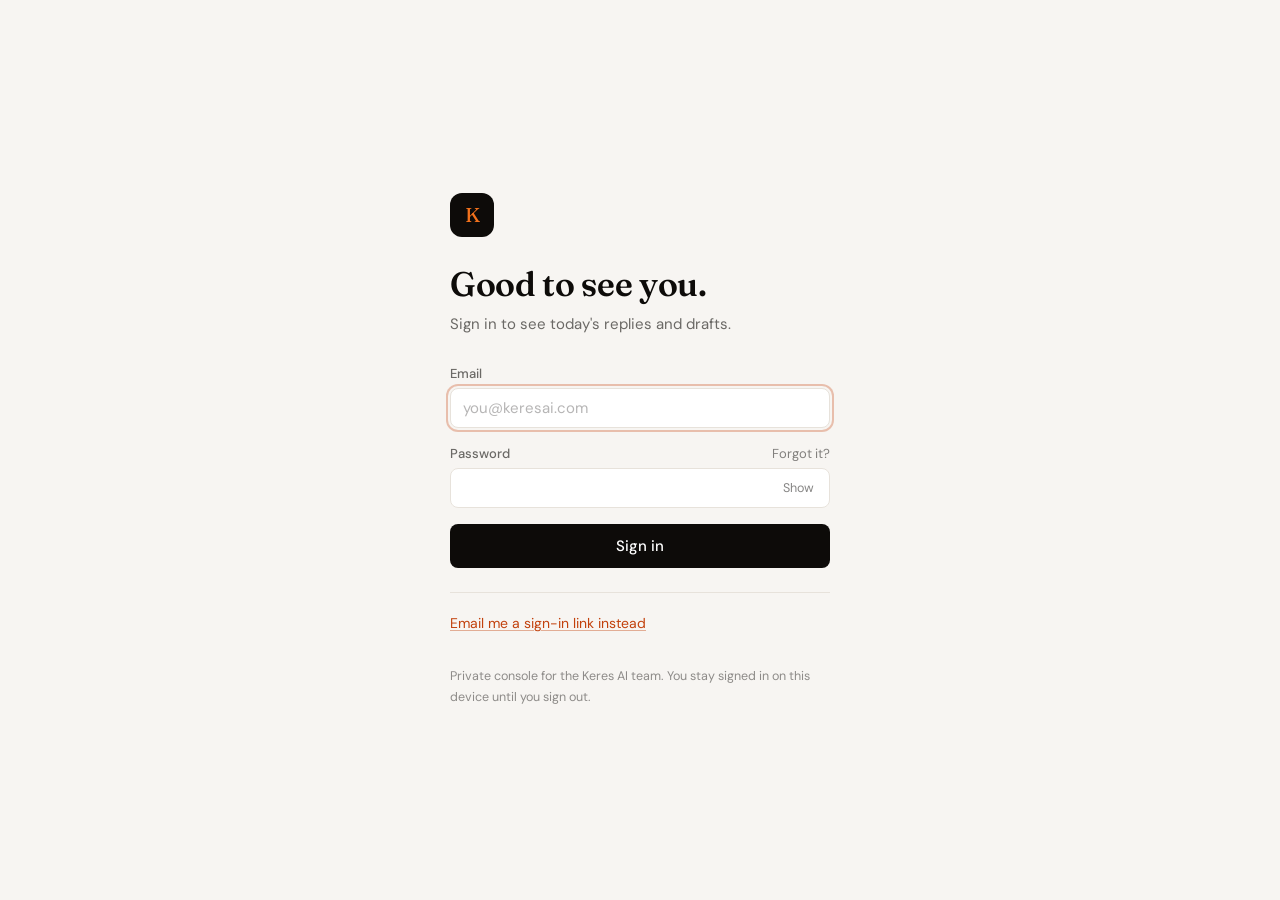
<file: index.html>
<!doctype html>
<html lang="en">
  <head>
    <meta charset="UTF-8" />
    <meta name="viewport" content="width=device-width, initial-scale=1.0, viewport-fit=cover" />
    <meta name="robots" content="noindex, nofollow" />
    <meta name="theme-color" content="#F7F5F2" />
    <link rel="manifest" href="./manifest.webmanifest" />
    <link rel="apple-touch-icon" href="./apple-touch-icon.png" />
    <meta name="apple-mobile-web-app-capable" content="yes" />
    <meta name="mobile-web-app-capable" content="yes" />
    <meta name="apple-mobile-web-app-title" content="Keres" />
    <meta name="apple-mobile-web-app-status-bar-style" content="default" />
    <link rel="preconnect" href="https://fonts.googleapis.com" />
    <link rel="preconnect" href="https://fonts.gstatic.com" crossorigin />
    <link href="https://fonts.googleapis.com/css2?family=DM+Sans:opsz,wght@9..40,400;9..40,500;9..40,600;9..40,700&family=Fraunces:opsz,wght@9..144,500;9..144,600&display=swap" rel="stylesheet" />
    <link rel="icon" type="image/png" href="./favicon-64.png" />
    <title>Keres Console</title>
    <script type="module" crossorigin src="./assets/main-CFMhDkgh.js"></script>
    <link rel="modulepreload" crossorigin href="./assets/supabase-BlvfI0Fd.js">
    <link rel="stylesheet" crossorigin href="./assets/supabase-B_MpXW1F.css">
  </head>
  <body>
    <div id="root"></div>
  </body>
</html>
</file>
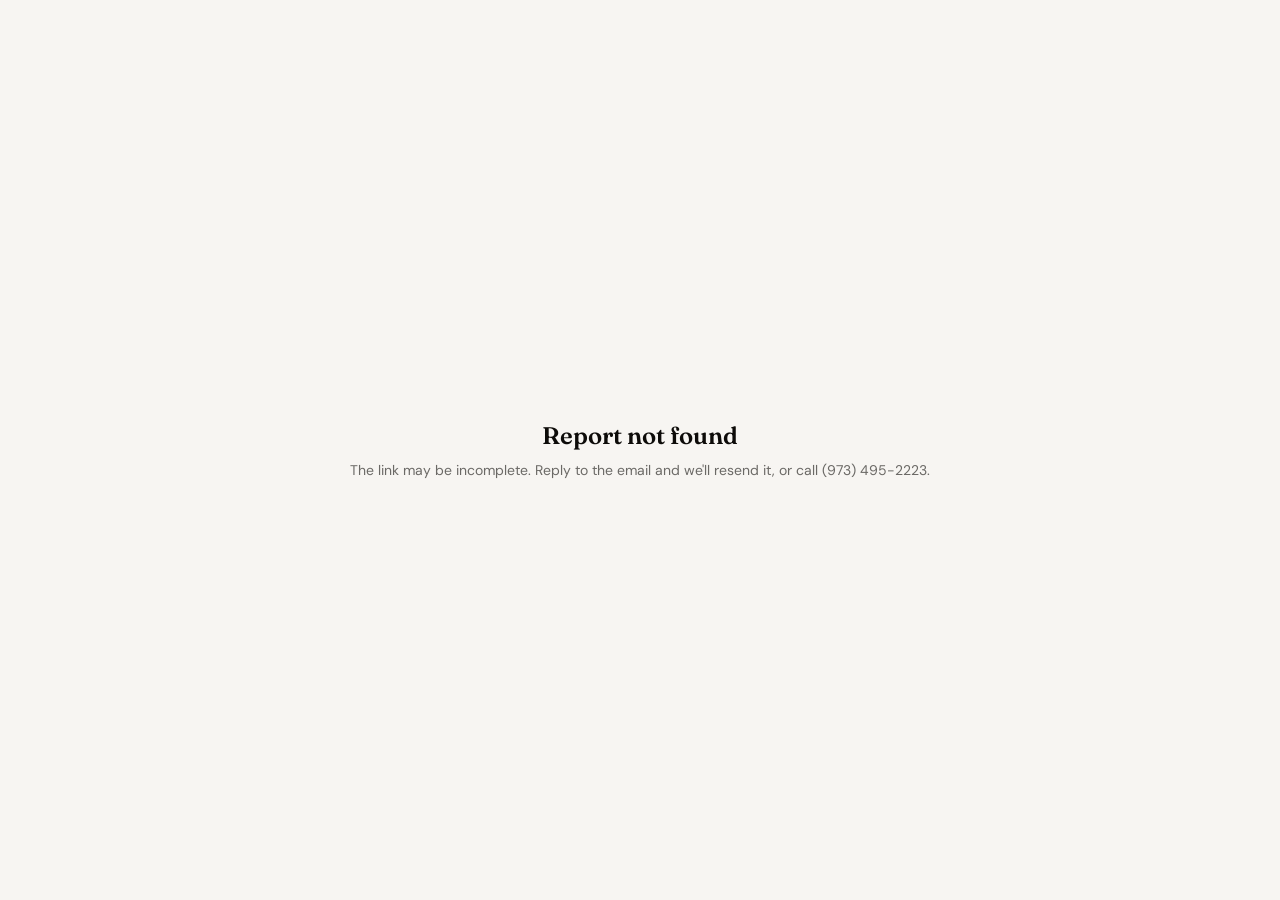
<file: report.html>
<!doctype html>
<html lang="en">
  <head>
    <meta charset="UTF-8" />
    <meta name="viewport" content="width=device-width, initial-scale=1.0" />
    <meta name="robots" content="noindex, nofollow" />
    <meta name="theme-color" content="#0D0B09" />
    <link rel="preconnect" href="https://fonts.googleapis.com" />
    <link rel="preconnect" href="https://fonts.gstatic.com" crossorigin />
    <link href="https://fonts.googleapis.com/css2?family=DM+Sans:opsz,wght@9..40,400;9..40,500;9..40,600;9..40,700&family=Fraunces:opsz,wght@9..144,500;9..144,600&display=swap" rel="stylesheet" />
    <link rel="icon" href="data:image/svg+xml,%3Csvg xmlns=%22http://www.w3.org/2000/svg%22 viewBox=%220 0 32 32%22%3E%3Crect width=%2232%22 height=%2232%22 rx=%227%22 fill=%22%230D0B09%22/%3E%3Ctext x=%2216%22 y=%2222%22 font-family=%22Georgia%22 font-size=%2218%22 fill=%22%23F2711C%22 text-anchor=%22middle%22%3EK%3C/text%3E%3C/svg%3E" />
    <title>Your website check · Keres AI</title>
    <script type="module" crossorigin src="./assets/report-D_X6YwFJ.js"></script>
    <link rel="modulepreload" crossorigin href="./assets/supabase-BlvfI0Fd.js">
    <link rel="stylesheet" crossorigin href="./assets/supabase-B_MpXW1F.css">
  </head>
  <body>
    <div id="root"></div>
  </body>
</html>
</file>
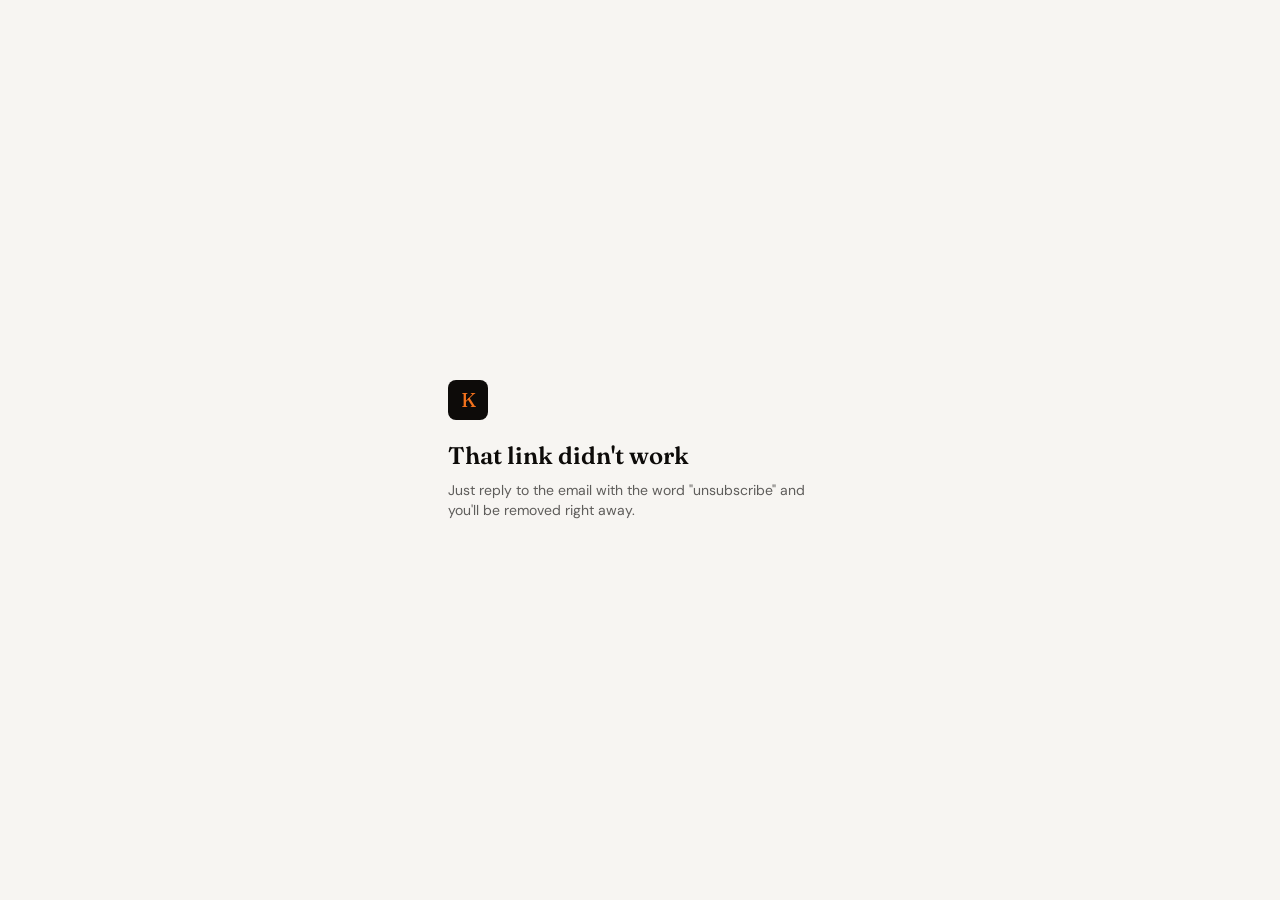
<file: unsubscribe.html>
<!doctype html>
<html lang="en">
  <head>
    <meta charset="UTF-8" />
    <meta name="viewport" content="width=device-width, initial-scale=1.0" />
    <meta name="robots" content="noindex, nofollow" />
    <meta name="theme-color" content="#0D0B09" />
    <link rel="preconnect" href="https://fonts.googleapis.com" />
    <link rel="preconnect" href="https://fonts.gstatic.com" crossorigin />
    <link href="https://fonts.googleapis.com/css2?family=DM+Sans:opsz,wght@9..40,400;9..40,500;9..40,600;9..40,700&family=Fraunces:opsz,wght@9..144,500;9..144,600&display=swap" rel="stylesheet" />
    <link rel="icon" href="data:image/svg+xml,%3Csvg xmlns=%22http://www.w3.org/2000/svg%22 viewBox=%220 0 32 32%22%3E%3Crect width=%2232%22 height=%2232%22 rx=%227%22 fill=%22%230D0B09%22/%3E%3Ctext x=%2216%22 y=%2222%22 font-family=%22Georgia%22 font-size=%2218%22 fill=%22%23F2711C%22 text-anchor=%22middle%22%3EK%3C/text%3E%3C/svg%3E" />
    <title>Unsubscribe · Keres AI</title>
    <script type="module" crossorigin src="./assets/unsubscribe-De54Ga97.js"></script>
    <link rel="modulepreload" crossorigin href="./assets/supabase-BlvfI0Fd.js">
    <link rel="stylesheet" crossorigin href="./assets/supabase-B_MpXW1F.css">
  </head>
  <body>
    <div id="root"></div>
  </body>
</html>
</file>
<file: assets/supabase-B_MpXW1F.css>
*,:before,:after{--tw-border-spacing-x: 0;--tw-border-spacing-y: 0;--tw-translate-x: 0;--tw-translate-y: 0;--tw-rotate: 0;--tw-skew-x: 0;--tw-skew-y: 0;--tw-scale-x: 1;--tw-scale-y: 1;--tw-pan-x: ;--tw-pan-y: ;--tw-pinch-zoom: ;--tw-scroll-snap-strictness: proximity;--tw-gradient-from-position: ;--tw-gradient-via-position: ;--tw-gradient-to-position: ;--tw-ordinal: ;--tw-slashed-zero: ;--tw-numeric-figure: ;--tw-numeric-spacing: ;--tw-numeric-fraction: ;--tw-ring-inset: ;--tw-ring-offset-width: 0px;--tw-ring-offset-color: #fff;--tw-ring-color: rgb(59 130 246 / .5);--tw-ring-offset-shadow: 0 0 #0000;--tw-ring-shadow: 0 0 #0000;--tw-shadow: 0 0 #0000;--tw-shadow-colored: 0 0 #0000;--tw-blur: ;--tw-brightness: ;--tw-contrast: ;--tw-grayscale: ;--tw-hue-rotate: ;--tw-invert: ;--tw-saturate: ;--tw-sepia: ;--tw-drop-shadow: ;--tw-backdrop-blur: ;--tw-backdrop-brightness: ;--tw-backdrop-contrast: ;--tw-backdrop-grayscale: ;--tw-backdrop-hue-rotate: ;--tw-backdrop-invert: ;--tw-backdrop-opacity: ;--tw-backdrop-saturate: ;--tw-backdrop-sepia: ;--tw-contain-size: ;--tw-contain-layout: ;--tw-contain-paint: ;--tw-contain-style: }::backdrop{--tw-border-spacing-x: 0;--tw-border-spacing-y: 0;--tw-translate-x: 0;--tw-translate-y: 0;--tw-rotate: 0;--tw-skew-x: 0;--tw-skew-y: 0;--tw-scale-x: 1;--tw-scale-y: 1;--tw-pan-x: ;--tw-pan-y: ;--tw-pinch-zoom: ;--tw-scroll-snap-strictness: proximity;--tw-gradient-from-position: ;--tw-gradient-via-position: ;--tw-gradient-to-position: ;--tw-ordinal: ;--tw-slashed-zero: ;--tw-numeric-figure: ;--tw-numeric-spacing: ;--tw-numeric-fraction: ;--tw-ring-inset: ;--tw-ring-offset-width: 0px;--tw-ring-offset-color: #fff;--tw-ring-color: rgb(59 130 246 / .5);--tw-ring-offset-shadow: 0 0 #0000;--tw-ring-shadow: 0 0 #0000;--tw-shadow: 0 0 #0000;--tw-shadow-colored: 0 0 #0000;--tw-blur: ;--tw-brightness: ;--tw-contrast: ;--tw-grayscale: ;--tw-hue-rotate: ;--tw-invert: ;--tw-saturate: ;--tw-sepia: ;--tw-drop-shadow: ;--tw-backdrop-blur: ;--tw-backdrop-brightness: ;--tw-backdrop-contrast: ;--tw-backdrop-grayscale: ;--tw-backdrop-hue-rotate: ;--tw-backdrop-invert: ;--tw-backdrop-opacity: ;--tw-backdrop-saturate: ;--tw-backdrop-sepia: ;--tw-contain-size: ;--tw-contain-layout: ;--tw-contain-paint: ;--tw-contain-style: }*,:before,:after{box-sizing:border-box;border-width:0;border-style:solid;border-color:#e5e7eb}:before,:after{--tw-content: ""}html,:host{line-height:1.5;-webkit-text-size-adjust:100%;-moz-tab-size:4;-o-tab-size:4;tab-size:4;font-family:DM Sans,system-ui,sans-serif;font-feature-settings:normal;font-variation-settings:normal;-webkit-tap-highlight-color:transparent}body{margin:0;line-height:inherit}hr{height:0;color:inherit;border-top-width:1px}abbr:where([title]){-webkit-text-decoration:underline dotted;text-decoration:underline dotted}h1,h2,h3,h4,h5,h6{font-size:inherit;font-weight:inherit}a{color:inherit;text-decoration:inherit}b,strong{font-weight:bolder}code,kbd,samp,pre{font-family:ui-monospace,SFMono-Regular,Menlo,Monaco,Consolas,Liberation Mono,Courier New,monospace;font-feature-settings:normal;font-variation-settings:normal;font-size:1em}small{font-size:80%}sub,sup{font-size:75%;line-height:0;position:relative;vertical-align:baseline}sub{bottom:-.25em}sup{top:-.5em}table{text-indent:0;border-color:inherit;border-collapse:collapse}button,input,optgroup,select,textarea{font-family:inherit;font-feature-settings:inherit;font-variation-settings:inherit;font-size:100%;font-weight:inherit;line-height:inherit;letter-spacing:inherit;color:inherit;margin:0;padding:0}button,select{text-transform:none}button,input:where([type=button]),input:where([type=reset]),input:where([type=submit]){-webkit-appearance:button;background-color:transparent;background-image:none}:-moz-focusring{outline:auto}:-moz-ui-invalid{box-shadow:none}progress{vertical-align:baseline}::-webkit-inner-spin-button,::-webkit-outer-spin-button{height:auto}[type=search]{-webkit-appearance:textfield;outline-offset:-2px}::-webkit-search-decoration{-webkit-appearance:none}::-webkit-file-upload-button{-webkit-appearance:button;font:inherit}summary{display:list-item}blockquote,dl,dd,h1,h2,h3,h4,h5,h6,hr,figure,p,pre{margin:0}fieldset{margin:0;padding:0}legend{padding:0}ol,ul,menu{list-style:none;margin:0;padding:0}dialog{padding:0}textarea{resize:vertical}input::-moz-placeholder,textarea::-moz-placeholder{opacity:1;color:#9ca3af}input::placeholder,textarea::placeholder{opacity:1;color:#9ca3af}button,[role=button]{cursor:pointer}:disabled{cursor:default}img,svg,video,canvas,audio,iframe,embed,object{display:block;vertical-align:middle}img,video{max-width:100%;height:auto}[hidden]:where(:not([hidden=until-found])){display:none}.pointer-events-none{pointer-events:none}.pointer-events-auto{pointer-events:auto}.visible{visibility:visible}.fixed{position:fixed}.absolute{position:absolute}.relative{position:relative}.sticky{position:sticky}.inset-x-0{left:0;right:0}.inset-y-0{top:0;bottom:0}.bottom-0{bottom:0}.bottom-20{bottom:5rem}.bottom-\[calc\(57px\+env\(safe-area-inset-bottom\)\)\]{bottom:calc(57px + env(safe-area-inset-bottom))}.left-0{left:0}.right-2{right:.5rem}.right-\[calc\(50\%-20px\)\]{right:calc(50% - 20px)}.top-0{top:0}.top-1{top:.25rem}.top-3{top:.75rem}.top-\[20px\]{top:20px}.top-\[25px\]{top:25px}.top-\[30px\]{top:30px}.z-10{z-index:10}.z-20{z-index:20}.z-30{z-index:30}.z-50{z-index:50}.-mx-4{margin-left:-1rem;margin-right:-1rem}.mx-1\.5{margin-left:.375rem;margin-right:.375rem}.mx-5{margin-left:1.25rem;margin-right:1.25rem}.mx-auto{margin-left:auto;margin-right:auto}.my-5{margin-top:1.25rem;margin-bottom:1.25rem}.my-auto{margin-top:auto;margin-bottom:auto}.mb-1{margin-bottom:.25rem}.mb-1\.5{margin-bottom:.375rem}.mb-10{margin-bottom:2.5rem}.mb-2{margin-bottom:.5rem}.mb-2\.5{margin-bottom:.625rem}.mb-3{margin-bottom:.75rem}.mb-4{margin-bottom:1rem}.mb-5{margin-bottom:1.25rem}.mb-6{margin-bottom:1.5rem}.mb-7{margin-bottom:1.75rem}.mb-8{margin-bottom:2rem}.ml-auto{margin-left:auto}.mr-1{margin-right:.25rem}.mt-0\.5{margin-top:.125rem}.mt-1{margin-top:.25rem}.mt-1\.5{margin-top:.375rem}.mt-10{margin-top:2.5rem}.mt-14{margin-top:3.5rem}.mt-2{margin-top:.5rem}.mt-2\.5{margin-top:.625rem}.mt-3{margin-top:.75rem}.mt-4{margin-top:1rem}.mt-5{margin-top:1.25rem}.mt-6{margin-top:1.5rem}.mt-8{margin-top:2rem}.mt-9{margin-top:2.25rem}.mt-auto{margin-top:auto}.line-clamp-2{overflow:hidden;display:-webkit-box;-webkit-box-orient:vertical;-webkit-line-clamp:2}.block{display:block}.inline-block{display:inline-block}.inline{display:inline}.flex{display:flex}.inline-flex{display:inline-flex}.table{display:table}.grid{display:grid}.hidden{display:none}.h-1{height:.25rem}.h-1\.5{height:.375rem}.h-10{height:2.5rem}.h-11{height:2.75rem}.h-16{height:4rem}.h-2{height:.5rem}.h-2\.5{height:.625rem}.h-3\.5{height:.875rem}.h-36{height:9rem}.h-4{height:1rem}.h-5{height:1.25rem}.h-6{height:1.5rem}.h-7{height:1.75rem}.h-8{height:2rem}.h-9{height:2.25rem}.h-\[11px\]{height:11px}.h-\[18px\]{height:18px}.h-\[22px\]{height:22px}.h-\[2px\]{height:2px}.h-full{height:100%}.min-h-\[150px\]{min-height:150px}.min-h-\[240px\]{min-height:240px}.min-h-screen{min-height:100vh}.w-1\.5{width:.375rem}.w-10{width:2.5rem}.w-11{width:2.75rem}.w-12{width:3rem}.w-2{width:.5rem}.w-2\.5{width:.625rem}.w-24{width:6rem}.w-3{width:.75rem}.w-3\.5{width:.875rem}.w-4{width:1rem}.w-44{width:11rem}.w-5{width:1.25rem}.w-6{width:1.5rem}.w-60{width:15rem}.w-8{width:2rem}.w-\[11px\]{width:11px}.w-\[18px\]{width:18px}.w-\[22px\]{width:22px}.w-\[3px\]{width:3px}.w-full{width:100%}.w-px{width:1px}.min-w-0{min-width:0px}.min-w-\[20px\]{min-width:20px}.max-w-2xl{max-width:42rem}.max-w-\[380px\]{max-width:380px}.max-w-\[460px\]{max-width:460px}.max-w-\[62ch\]{max-width:62ch}.max-w-\[760px\]{max-width:760px}.max-w-full{max-width:100%}.max-w-md{max-width:28rem}.max-w-sm{max-width:24rem}.max-w-xl{max-width:36rem}.flex-1{flex:1 1 0%}.shrink-0{flex-shrink:0}.-translate-x-1\/2{--tw-translate-x: -50%;transform:translate(var(--tw-translate-x),var(--tw-translate-y)) rotate(var(--tw-rotate)) skew(var(--tw-skew-x)) skewY(var(--tw-skew-y)) scaleX(var(--tw-scale-x)) scaleY(var(--tw-scale-y))}.translate-x-1{--tw-translate-x: .25rem;transform:translate(var(--tw-translate-x),var(--tw-translate-y)) rotate(var(--tw-rotate)) skew(var(--tw-skew-x)) skewY(var(--tw-skew-y)) scaleX(var(--tw-scale-x)) scaleY(var(--tw-scale-y))}.translate-x-6{--tw-translate-x: 1.5rem;transform:translate(var(--tw-translate-x),var(--tw-translate-y)) rotate(var(--tw-rotate)) skew(var(--tw-skew-x)) skewY(var(--tw-skew-y)) scaleX(var(--tw-scale-x)) scaleY(var(--tw-scale-y))}@keyframes pulse{50%{opacity:.5}}.animate-pulse{animation:pulse 2s cubic-bezier(.4,0,.6,1) infinite}@keyframes spin{to{transform:rotate(360deg)}}.animate-spin{animation:spin 1s linear infinite}.cursor-pointer{cursor:pointer}.list-disc{list-style-type:disc}.list-none{list-style-type:none}.grid-cols-2{grid-template-columns:repeat(2,minmax(0,1fr))}.grid-cols-6{grid-template-columns:repeat(6,minmax(0,1fr))}.grid-cols-\[64px_1fr\]{grid-template-columns:64px 1fr}.flex-col{flex-direction:column}.flex-wrap{flex-wrap:wrap}.items-start{align-items:flex-start}.items-end{align-items:flex-end}.items-center{align-items:center}.items-baseline{align-items:baseline}.justify-end{justify-content:flex-end}.justify-center{justify-content:center}.justify-between{justify-content:space-between}.gap-0\.5{gap:.125rem}.gap-1{gap:.25rem}.gap-1\.5{gap:.375rem}.gap-2{gap:.5rem}.gap-2\.5{gap:.625rem}.gap-3{gap:.75rem}.gap-4{gap:1rem}.gap-6{gap:1.5rem}.gap-x-3{-moz-column-gap:.75rem;column-gap:.75rem}.gap-x-4{-moz-column-gap:1rem;column-gap:1rem}.gap-x-6{-moz-column-gap:1.5rem;column-gap:1.5rem}.gap-x-8{-moz-column-gap:2rem;column-gap:2rem}.gap-y-1{row-gap:.25rem}.gap-y-1\.5{row-gap:.375rem}.gap-y-2{row-gap:.5rem}.gap-y-3{row-gap:.75rem}.gap-y-5{row-gap:1.25rem}.space-y-0\.5>:not([hidden])~:not([hidden]){--tw-space-y-reverse: 0;margin-top:calc(.125rem * calc(1 - var(--tw-space-y-reverse)));margin-bottom:calc(.125rem * var(--tw-space-y-reverse))}.space-y-1>:not([hidden])~:not([hidden]){--tw-space-y-reverse: 0;margin-top:calc(.25rem * calc(1 - var(--tw-space-y-reverse)));margin-bottom:calc(.25rem * var(--tw-space-y-reverse))}.space-y-2>:not([hidden])~:not([hidden]){--tw-space-y-reverse: 0;margin-top:calc(.5rem * calc(1 - var(--tw-space-y-reverse)));margin-bottom:calc(.5rem * var(--tw-space-y-reverse))}.space-y-2\.5>:not([hidden])~:not([hidden]){--tw-space-y-reverse: 0;margin-top:calc(.625rem * calc(1 - var(--tw-space-y-reverse)));margin-bottom:calc(.625rem * var(--tw-space-y-reverse))}.space-y-3>:not([hidden])~:not([hidden]){--tw-space-y-reverse: 0;margin-top:calc(.75rem * calc(1 - var(--tw-space-y-reverse)));margin-bottom:calc(.75rem * var(--tw-space-y-reverse))}.space-y-4>:not([hidden])~:not([hidden]){--tw-space-y-reverse: 0;margin-top:calc(1rem * calc(1 - var(--tw-space-y-reverse)));margin-bottom:calc(1rem * var(--tw-space-y-reverse))}.space-y-5>:not([hidden])~:not([hidden]){--tw-space-y-reverse: 0;margin-top:calc(1.25rem * calc(1 - var(--tw-space-y-reverse)));margin-bottom:calc(1.25rem * var(--tw-space-y-reverse))}.divide-y>:not([hidden])~:not([hidden]){--tw-divide-y-reverse: 0;border-top-width:calc(1px * calc(1 - var(--tw-divide-y-reverse)));border-bottom-width:calc(1px * var(--tw-divide-y-reverse))}.divide-line>:not([hidden])~:not([hidden]){--tw-divide-opacity: 1;border-color:rgb(231 226 219 / var(--tw-divide-opacity, 1))}.self-center{align-self:center}.overflow-hidden{overflow:hidden}.truncate{overflow:hidden;text-overflow:ellipsis;white-space:nowrap}.whitespace-nowrap{white-space:nowrap}.whitespace-pre-line{white-space:pre-line}.whitespace-pre-wrap{white-space:pre-wrap}.break-words{overflow-wrap:break-word}.break-all{word-break:break-all}.rounded{border-radius:.25rem}.rounded-2xl{border-radius:1rem}.rounded-full{border-radius:9999px}.rounded-lg{border-radius:.5rem}.rounded-md{border-radius:.375rem}.rounded-xl{border-radius:.75rem}.rounded-t{border-top-left-radius:.25rem;border-top-right-radius:.25rem}.border{border-width:1px}.border-2{border-width:2px}.border-y{border-top-width:1px;border-bottom-width:1px}.border-b{border-bottom-width:1px}.border-l-2{border-left-width:2px}.border-r{border-right-width:1px}.border-t{border-top-width:1px}.border-bad\/25{border-color:#a8322d40}.border-bad\/30{border-color:#a8322d4d}.border-bad\/40{border-color:#a8322d66}.border-good{--tw-border-opacity: 1;border-color:rgb(47 111 94 / var(--tw-border-opacity, 1))}.border-good\/25{border-color:#2f6f5e40}.border-good\/30{border-color:#2f6f5e4d}.border-ink{--tw-border-opacity: 1;border-color:rgb(13 11 9 / var(--tw-border-opacity, 1))}.border-ink\/15{border-color:#0d0b0926}.border-ink\/20{border-color:#0d0b0933}.border-keres{--tw-border-opacity: 1;border-color:rgb(194 65 12 / var(--tw-border-opacity, 1))}.border-keres\/20{border-color:#c2410c33}.border-keres\/25{border-color:#c2410c40}.border-line{--tw-border-opacity: 1;border-color:rgb(231 226 219 / var(--tw-border-opacity, 1))}.border-warn\/30{border-color:#b4540a4d}.border-white\/25{border-color:#ffffff40}.border-t-ink\/60{border-top-color:#0d0b0999}.bg-bad{--tw-bg-opacity: 1;background-color:rgb(168 50 45 / var(--tw-bg-opacity, 1))}.bg-bad\/10{background-color:#a8322d1a}.bg-bad\/5{background-color:#a8322d0d}.bg-good{--tw-bg-opacity: 1;background-color:rgb(47 111 94 / var(--tw-bg-opacity, 1))}.bg-good\/10{background-color:#2f6f5e1a}.bg-good\/5{background-color:#2f6f5e0d}.bg-ink{--tw-bg-opacity: 1;background-color:rgb(13 11 9 / var(--tw-bg-opacity, 1))}.bg-ink\/20{background-color:#0d0b0933}.bg-ink\/25{background-color:#0d0b0940}.bg-ink\/40{background-color:#0d0b0966}.bg-ink\/50{background-color:#0d0b0980}.bg-ink\/60{background-color:#0d0b0999}.bg-ink\/70{background-color:#0d0b09b3}.bg-ink\/80{background-color:#0d0b09cc}.bg-keres{--tw-bg-opacity: 1;background-color:rgb(194 65 12 / var(--tw-bg-opacity, 1))}.bg-keres-bright{--tw-bg-opacity: 1;background-color:rgb(242 113 28 / var(--tw-bg-opacity, 1))}.bg-keres-light{--tw-bg-opacity: 1;background-color:rgb(253 241 232 / var(--tw-bg-opacity, 1))}.bg-keres-light\/60{background-color:#fdf1e899}.bg-keres\/15{background-color:#c2410c26}.bg-line{--tw-bg-opacity: 1;background-color:rgb(231 226 219 / var(--tw-bg-opacity, 1))}.bg-line\/60{background-color:#e7e2db99}.bg-line\/70{background-color:#e7e2dbb3}.bg-paper{--tw-bg-opacity: 1;background-color:rgb(247 245 242 / var(--tw-bg-opacity, 1))}.bg-paper\/40{background-color:#f7f5f266}.bg-paper\/50{background-color:#f7f5f280}.bg-paper\/90{background-color:#f7f5f2e6}.bg-paper\/95{background-color:#f7f5f2f2}.bg-transparent{background-color:transparent}.bg-warn{--tw-bg-opacity: 1;background-color:rgb(180 84 10 / var(--tw-bg-opacity, 1))}.bg-warn\/5{background-color:#b4540a0d}.bg-white{--tw-bg-opacity: 1;background-color:rgb(255 255 255 / var(--tw-bg-opacity, 1))}.bg-white\/95{background-color:#fffffff2}.\!p-1\.5{padding:.375rem!important}.\!p-2{padding:.5rem!important}.p-0\.5{padding:.125rem}.p-4{padding:1rem}.p-5{padding:1.25rem}.p-6{padding:1.5rem}.\!px-0{padding-left:0!important;padding-right:0!important}.\!px-2{padding-left:.5rem!important;padding-right:.5rem!important}.\!px-3{padding-left:.75rem!important;padding-right:.75rem!important}.\!py-1{padding-top:.25rem!important;padding-bottom:.25rem!important}.\!py-1\.5{padding-top:.375rem!important;padding-bottom:.375rem!important}.px-1{padding-left:.25rem;padding-right:.25rem}.px-1\.5{padding-left:.375rem;padding-right:.375rem}.px-2{padding-left:.5rem;padding-right:.5rem}.px-2\.5{padding-left:.625rem;padding-right:.625rem}.px-3{padding-left:.75rem;padding-right:.75rem}.px-4{padding-left:1rem;padding-right:1rem}.px-5{padding-left:1.25rem;padding-right:1.25rem}.py-0\.5{padding-top:.125rem;padding-bottom:.125rem}.py-1{padding-top:.25rem;padding-bottom:.25rem}.py-1\.5{padding-top:.375rem;padding-bottom:.375rem}.py-10{padding-top:2.5rem;padding-bottom:2.5rem}.py-2{padding-top:.5rem;padding-bottom:.5rem}.py-2\.5{padding-top:.625rem;padding-bottom:.625rem}.py-3{padding-top:.75rem;padding-bottom:.75rem}.py-3\.5{padding-top:.875rem;padding-bottom:.875rem}.py-4{padding-top:1rem;padding-bottom:1rem}.py-5{padding-top:1.25rem;padding-bottom:1.25rem}.pb-2{padding-bottom:.5rem}.pb-28{padding-bottom:7rem}.pb-4{padding-bottom:1rem}.pb-\[env\(safe-area-inset-bottom\)\]{padding-bottom:env(safe-area-inset-bottom)}.pl-2\.5{padding-left:.625rem}.pl-3{padding-left:.75rem}.pl-4{padding-left:1rem}.pl-5{padding-left:1.25rem}.pr-16{padding-right:4rem}.pr-3{padding-right:.75rem}.pt-1{padding-top:.25rem}.pt-3{padding-top:.75rem}.pt-4{padding-top:1rem}.pt-5{padding-top:1.25rem}.pt-6{padding-top:1.5rem}.pt-8{padding-top:2rem}.text-left{text-align:left}.text-center{text-align:center}.text-right{text-align:right}.align-top{vertical-align:top}.font-\[inherit\]{font-family:inherit}.font-display{font-family:Fraunces,Georgia,serif}.text-2xl{font-size:1.5rem;line-height:2rem}.text-3xl{font-size:1.875rem;line-height:2.25rem}.text-\[10\.5px\]{font-size:10.5px}.text-\[10px\]{font-size:10px}.text-\[11\.5px\]{font-size:11.5px}.text-\[11px\]{font-size:11px}.text-\[12\.5px\]{font-size:12.5px}.text-\[13\.5px\]{font-size:13.5px}.text-\[13px\]{font-size:13px}.text-\[14\.5px\]{font-size:14.5px}.text-\[14px\]{font-size:14px}.text-\[15\.5px\]{font-size:15.5px}.text-\[15px\]{font-size:15px}.text-\[16px\]{font-size:16px}.text-\[17px\]{font-size:17px}.text-\[19px\]{font-size:19px}.text-lg{font-size:1.125rem;line-height:1.75rem}.text-sm{font-size:.875rem;line-height:1.25rem}.text-xl{font-size:1.25rem;line-height:1.75rem}.text-xs{font-size:.75rem;line-height:1rem}.font-medium{font-weight:500}.font-normal{font-weight:400}.font-semibold{font-weight:600}.capitalize{text-transform:capitalize}.tabular-nums{--tw-numeric-spacing: tabular-nums;font-variant-numeric:var(--tw-ordinal) var(--tw-slashed-zero) var(--tw-numeric-figure) var(--tw-numeric-spacing) var(--tw-numeric-fraction)}.leading-\[1\.65\]{line-height:1.65}.leading-relaxed{line-height:1.625}.leading-snug{line-height:1.375}.leading-tight{line-height:1.25}.text-bad{--tw-text-opacity: 1;color:rgb(168 50 45 / var(--tw-text-opacity, 1))}.text-good{--tw-text-opacity: 1;color:rgb(47 111 94 / var(--tw-text-opacity, 1))}.text-ink{--tw-text-opacity: 1;color:rgb(13 11 9 / var(--tw-text-opacity, 1))}.text-ink\/40{color:#0d0b0966}.text-ink\/45{color:#0d0b0973}.text-ink\/50{color:#0d0b0980}.text-ink\/55{color:#0d0b098c}.text-ink\/60{color:#0d0b0999}.text-ink\/65{color:#0d0b09a6}.text-ink\/70{color:#0d0b09b3}.text-ink\/75{color:#0d0b09bf}.text-ink\/80{color:#0d0b09cc}.text-keres{--tw-text-opacity: 1;color:rgb(194 65 12 / var(--tw-text-opacity, 1))}.text-keres-bright{--tw-text-opacity: 1;color:rgb(242 113 28 / var(--tw-text-opacity, 1))}.text-warn{--tw-text-opacity: 1;color:rgb(180 84 10 / var(--tw-text-opacity, 1))}.text-white{--tw-text-opacity: 1;color:rgb(255 255 255 / var(--tw-text-opacity, 1))}.text-white\/50{color:#ffffff80}.text-white\/75{color:#ffffffbf}.underline{text-decoration-line:underline}.line-through{text-decoration-line:line-through}.decoration-ink\/25{text-decoration-color:#0d0b0940}.underline-offset-2{text-underline-offset:2px}.opacity-70{opacity:.7}.shadow{--tw-shadow: 0 1px 3px 0 rgb(0 0 0 / .1), 0 1px 2px -1px rgb(0 0 0 / .1);--tw-shadow-colored: 0 1px 3px 0 var(--tw-shadow-color), 0 1px 2px -1px var(--tw-shadow-color);box-shadow:var(--tw-ring-offset-shadow, 0 0 #0000),var(--tw-ring-shadow, 0 0 #0000),var(--tw-shadow)}.shadow-\[0_0_0_1px_theme\(colors\.line\)\]{--tw-shadow: 0 0 0 1px #E7E2DB;--tw-shadow-colored: 0 0 0 1px var(--tw-shadow-color);box-shadow:var(--tw-ring-offset-shadow, 0 0 #0000),var(--tw-ring-shadow, 0 0 #0000),var(--tw-shadow)}.shadow-lg{--tw-shadow: 0 10px 15px -3px rgb(0 0 0 / .1), 0 4px 6px -4px rgb(0 0 0 / .1);--tw-shadow-colored: 0 10px 15px -3px var(--tw-shadow-color), 0 4px 6px -4px var(--tw-shadow-color);box-shadow:var(--tw-ring-offset-shadow, 0 0 #0000),var(--tw-ring-shadow, 0 0 #0000),var(--tw-shadow)}.outline-none{outline:2px solid transparent;outline-offset:2px}.ring{--tw-ring-offset-shadow: var(--tw-ring-inset) 0 0 0 var(--tw-ring-offset-width) var(--tw-ring-offset-color);--tw-ring-shadow: var(--tw-ring-inset) 0 0 0 calc(3px + var(--tw-ring-offset-width)) var(--tw-ring-color);box-shadow:var(--tw-ring-offset-shadow),var(--tw-ring-shadow),var(--tw-shadow, 0 0 #0000)}.ring-1{--tw-ring-offset-shadow: var(--tw-ring-inset) 0 0 0 var(--tw-ring-offset-width) var(--tw-ring-offset-color);--tw-ring-shadow: var(--tw-ring-inset) 0 0 0 calc(1px + var(--tw-ring-offset-width)) var(--tw-ring-color);box-shadow:var(--tw-ring-offset-shadow),var(--tw-ring-shadow),var(--tw-shadow, 0 0 #0000)}.ring-bad\/30{--tw-ring-color: rgb(168 50 45 / .3)}.ring-good\/30{--tw-ring-color: rgb(47 111 94 / .3)}.ring-good\/40{--tw-ring-color: rgb(47 111 94 / .4)}.ring-keres\/30{--tw-ring-color: rgb(194 65 12 / .3)}.ring-line{--tw-ring-opacity: 1;--tw-ring-color: rgb(231 226 219 / var(--tw-ring-opacity, 1))}.filter{filter:var(--tw-blur) var(--tw-brightness) var(--tw-contrast) var(--tw-grayscale) var(--tw-hue-rotate) var(--tw-invert) var(--tw-saturate) var(--tw-sepia) var(--tw-drop-shadow)}.backdrop-blur{--tw-backdrop-blur: blur(8px);-webkit-backdrop-filter:var(--tw-backdrop-blur) var(--tw-backdrop-brightness) var(--tw-backdrop-contrast) var(--tw-backdrop-grayscale) var(--tw-backdrop-hue-rotate) var(--tw-backdrop-invert) var(--tw-backdrop-opacity) var(--tw-backdrop-saturate) var(--tw-backdrop-sepia);backdrop-filter:var(--tw-backdrop-blur) var(--tw-backdrop-brightness) var(--tw-backdrop-contrast) var(--tw-backdrop-grayscale) var(--tw-backdrop-hue-rotate) var(--tw-backdrop-invert) var(--tw-backdrop-opacity) var(--tw-backdrop-saturate) var(--tw-backdrop-sepia)}.transition-all{transition-property:all;transition-timing-function:cubic-bezier(.4,0,.2,1);transition-duration:.15s}.transition-colors{transition-property:color,background-color,border-color,text-decoration-color,fill,stroke;transition-timing-function:cubic-bezier(.4,0,.2,1);transition-duration:.15s}.transition-transform{transition-property:transform;transition-timing-function:cubic-bezier(.4,0,.2,1);transition-duration:.15s}body{--tw-bg-opacity: 1;background-color:rgb(247 245 242 / var(--tw-bg-opacity, 1));--tw-text-opacity: 1;color:rgb(13 11 9 / var(--tw-text-opacity, 1));-webkit-font-smoothing:antialiased;-moz-osx-font-smoothing:grayscale;font-feature-settings:"tnum" 1,"cv11" 1}:focus-visible{outline:2px solid transparent;outline-offset:2px;--tw-ring-offset-shadow: var(--tw-ring-inset) 0 0 0 var(--tw-ring-offset-width) var(--tw-ring-offset-color);--tw-ring-shadow: var(--tw-ring-inset) 0 0 0 calc(2px + var(--tw-ring-offset-width)) var(--tw-ring-color);box-shadow:var(--tw-ring-offset-shadow),var(--tw-ring-shadow),var(--tw-shadow, 0 0 #0000);--tw-ring-color: rgb(194 65 12 / .5);--tw-ring-offset-width: 2px;--tw-ring-offset-color: #F7F5F2}@media (prefers-reduced-motion: reduce){*,*:before,*:after{animation:none!important;transition:none!important}}.card{border-radius:.75rem;border-width:1px;--tw-border-opacity: 1;border-color:rgb(231 226 219 / var(--tw-border-opacity, 1));--tw-bg-opacity: 1;background-color:rgb(255 255 255 / var(--tw-bg-opacity, 1));padding:1rem}.sheet{border-radius:1rem;border-width:1px;--tw-border-opacity: 1;border-color:rgb(231 226 219 / var(--tw-border-opacity, 1));--tw-bg-opacity: 1;background-color:rgb(255 255 255 / var(--tw-bg-opacity, 1));--tw-shadow: 0 1px 0 rgba(13,11,9,.04),0 12px 32px -18px rgba(13,11,9,.25);--tw-shadow-colored: 0 1px 0 var(--tw-shadow-color), 0 12px 32px -18px var(--tw-shadow-color);box-shadow:var(--tw-ring-offset-shadow, 0 0 #0000),var(--tw-ring-shadow, 0 0 #0000),var(--tw-shadow)}.rows>:not([hidden])~:not([hidden]){--tw-divide-y-reverse: 0;border-top-width:calc(1px * calc(1 - var(--tw-divide-y-reverse)));border-bottom-width:calc(1px * var(--tw-divide-y-reverse));--tw-divide-opacity: 1;border-color:rgb(231 226 219 / var(--tw-divide-opacity, 1))}.rows{border-top-width:1px;border-bottom-width:1px;--tw-border-opacity: 1;border-color:rgb(231 226 219 / var(--tw-border-opacity, 1))}.btn{display:inline-flex;align-items:center;justify-content:center;gap:.5rem;white-space:nowrap;border-radius:.5rem;padding:.5rem .875rem;font-size:.875rem;line-height:1.25rem;font-weight:500;transition-property:color,background-color,border-color,text-decoration-color,fill,stroke;transition-timing-function:cubic-bezier(.4,0,.2,1);transition-duration:.15s}.btn:disabled{cursor:not-allowed;opacity:.5}.btn-primary{--tw-bg-opacity: 1;background-color:rgb(13 11 9 / var(--tw-bg-opacity, 1));--tw-text-opacity: 1;color:rgb(255 255 255 / var(--tw-text-opacity, 1));display:inline-flex;align-items:center;justify-content:center;gap:.5rem;white-space:nowrap;border-radius:.5rem;padding:.5rem .875rem;font-size:.875rem;line-height:1.25rem;font-weight:500;transition-property:color,background-color,border-color,text-decoration-color,fill,stroke;transition-timing-function:cubic-bezier(.4,0,.2,1);transition-duration:.15s}.btn-primary:disabled{cursor:not-allowed;opacity:.5}.btn-primary:hover{background-color:#0d0b09d9}.btn-accent{--tw-bg-opacity: 1;background-color:rgb(194 65 12 / var(--tw-bg-opacity, 1));--tw-text-opacity: 1;color:rgb(255 255 255 / var(--tw-text-opacity, 1));display:inline-flex;align-items:center;justify-content:center;gap:.5rem;white-space:nowrap;border-radius:.5rem;padding:.5rem .875rem;font-size:.875rem;line-height:1.25rem;font-weight:500;transition-property:color,background-color,border-color,text-decoration-color,fill,stroke;transition-timing-function:cubic-bezier(.4,0,.2,1);transition-duration:.15s}.btn-accent:disabled{cursor:not-allowed;opacity:.5}.btn-accent:hover{background-color:#c2410ce6}.btn-ghost{border-width:1px;--tw-border-opacity: 1;border-color:rgb(231 226 219 / var(--tw-border-opacity, 1));--tw-bg-opacity: 1;background-color:rgb(255 255 255 / var(--tw-bg-opacity, 1));display:inline-flex;align-items:center;justify-content:center;gap:.5rem;white-space:nowrap;border-radius:.5rem;padding:.5rem .875rem;font-size:.875rem;line-height:1.25rem;font-weight:500;transition-property:color,background-color,border-color,text-decoration-color,fill,stroke;transition-timing-function:cubic-bezier(.4,0,.2,1);transition-duration:.15s}.btn-ghost:disabled{cursor:not-allowed;opacity:.5}.btn-ghost:hover{--tw-bg-opacity: 1;background-color:rgb(247 245 242 / var(--tw-bg-opacity, 1))}.btn-quiet{color:#0d0b0999;display:inline-flex;align-items:center;justify-content:center;gap:.5rem;white-space:nowrap;border-radius:.5rem;padding:.5rem .875rem;font-size:.875rem;line-height:1.25rem;font-weight:500;transition-property:color,background-color,border-color,text-decoration-color,fill,stroke;transition-timing-function:cubic-bezier(.4,0,.2,1);transition-duration:.15s}.btn-quiet:disabled{cursor:not-allowed;opacity:.5}.btn-quiet:hover{--tw-bg-opacity: 1;background-color:rgb(255 255 255 / var(--tw-bg-opacity, 1));--tw-text-opacity: 1;color:rgb(13 11 9 / var(--tw-text-opacity, 1))}.btn-danger{border-width:1px;border-color:#a8322d4d;--tw-text-opacity: 1;color:rgb(168 50 45 / var(--tw-text-opacity, 1));display:inline-flex;align-items:center;justify-content:center;gap:.5rem;white-space:nowrap;border-radius:.5rem;padding:.5rem .875rem;font-size:.875rem;line-height:1.25rem;font-weight:500;transition-property:color,background-color,border-color,text-decoration-color,fill,stroke;transition-timing-function:cubic-bezier(.4,0,.2,1);transition-duration:.15s}.btn-danger:disabled{cursor:not-allowed;opacity:.5}.btn-danger:hover{background-color:#a8322d1a}.btn-lg{padding:.75rem 1.25rem;font-size:15px}.input{width:100%;border-radius:.5rem;border-width:1px;--tw-border-opacity: 1;border-color:rgb(231 226 219 / var(--tw-border-opacity, 1));--tw-bg-opacity: 1;background-color:rgb(255 255 255 / var(--tw-bg-opacity, 1));padding:.5rem .75rem;font-size:15px}.input::-moz-placeholder{color:#0d0b094d}.input::placeholder{color:#0d0b094d}.input:focus{outline:2px solid transparent;outline-offset:2px;--tw-ring-offset-shadow: var(--tw-ring-inset) 0 0 0 var(--tw-ring-offset-width) var(--tw-ring-offset-color);--tw-ring-shadow: var(--tw-ring-inset) 0 0 0 calc(2px + var(--tw-ring-offset-width)) var(--tw-ring-color);box-shadow:var(--tw-ring-offset-shadow),var(--tw-ring-shadow),var(--tw-shadow, 0 0 #0000);--tw-ring-color: rgb(194 65 12 / .3)}.label{margin-bottom:.25rem;display:block;font-size:13px;font-weight:500;color:#0d0b0999}.badge{display:inline-flex;align-items:center;gap:.25rem;border-radius:9999px;padding:.125rem .5rem;font-size:.75rem;line-height:1rem;font-weight:500}.link{--tw-text-opacity: 1;color:rgb(194 65 12 / var(--tw-text-opacity, 1));text-decoration-line:underline;text-decoration-color:#c2410c66;text-underline-offset:2px}.link:hover{text-decoration-color:#c2410c}.kbd{display:inline-flex;height:1.25rem;min-width:20px;align-items:center;justify-content:center;border-radius:.25rem;border-width:1px;--tw-border-opacity: 1;border-color:rgb(231 226 219 / var(--tw-border-opacity, 1));--tw-bg-opacity: 1;background-color:rgb(255 255 255 / var(--tw-bg-opacity, 1));padding-left:.25rem;padding-right:.25rem;font-size:11px;font-weight:500;color:#0d0b098c}.headline{font-family:Fraunces,Georgia,serif;font-size:28px;font-weight:600;line-height:1.15;letter-spacing:-.01em}@media (min-width: 640px){.headline{font-size:34px}}.headline{text-wrap:balance}.lede{margin-top:.5rem;max-width:60ch;font-size:15px;line-height:1.625;color:#0d0b0999}.h2{font-size:15px;font-weight:600}.focus-within\:ring-2:focus-within{--tw-ring-offset-shadow: var(--tw-ring-inset) 0 0 0 var(--tw-ring-offset-width) var(--tw-ring-offset-color);--tw-ring-shadow: var(--tw-ring-inset) 0 0 0 calc(2px + var(--tw-ring-offset-width)) var(--tw-ring-color);box-shadow:var(--tw-ring-offset-shadow),var(--tw-ring-shadow),var(--tw-shadow, 0 0 #0000)}.focus-within\:ring-keres\/30:focus-within{--tw-ring-color: rgb(194 65 12 / .3)}.hover\:border-ink\/30:hover{border-color:#0d0b094d}.hover\:bg-keres-bright\/90:hover{background-color:#f2711ce6}.hover\:bg-white\/10:hover{background-color:#ffffff1a}.hover\:bg-white\/60:hover{background-color:#fff9}.hover\:bg-white\/70:hover{background-color:#ffffffb3}.hover\:\!text-bad:hover{--tw-text-opacity: 1 !important;color:rgb(168 50 45 / var(--tw-text-opacity, 1))!important}.hover\:text-ink:hover{--tw-text-opacity: 1;color:rgb(13 11 9 / var(--tw-text-opacity, 1))}.disabled\:opacity-50:disabled{opacity:.5}@media (min-width: 640px){.sm\:static{position:static}.sm\:col-span-3{grid-column:span 3 / span 3}.sm\:mx-0{margin-left:0;margin-right:0}.sm\:mx-6{margin-left:1.5rem;margin-right:1.5rem}.sm\:flex{display:flex}.sm\:inline-flex{display:inline-flex}.sm\:hidden{display:none}.sm\:grid-cols-2{grid-template-columns:repeat(2,minmax(0,1fr))}.sm\:grid-cols-3{grid-template-columns:repeat(3,minmax(0,1fr))}.sm\:grid-cols-4{grid-template-columns:repeat(4,minmax(0,1fr))}.sm\:grid-cols-\[1fr_180px_auto\]{grid-template-columns:1fr 180px auto}.sm\:flex-row{flex-direction:row}.sm\:items-center{align-items:center}.sm\:border-0{border-width:0px}.sm\:bg-transparent{background-color:transparent}.sm\:p-6{padding:1.5rem}.sm\:px-0{padding-left:0;padding-right:0}.sm\:px-5{padding-left:1.25rem;padding-right:1.25rem}.sm\:px-6{padding-left:1.5rem;padding-right:1.5rem}.sm\:py-0{padding-top:0;padding-bottom:0}.sm\:pb-16{padding-bottom:4rem}.sm\:text-4xl{font-size:2.25rem;line-height:2.5rem}.sm\:backdrop-blur-none{--tw-backdrop-blur: ;-webkit-backdrop-filter:var(--tw-backdrop-blur) var(--tw-backdrop-brightness) var(--tw-backdrop-contrast) var(--tw-backdrop-grayscale) var(--tw-backdrop-hue-rotate) var(--tw-backdrop-invert) var(--tw-backdrop-opacity) var(--tw-backdrop-saturate) var(--tw-backdrop-sepia);backdrop-filter:var(--tw-backdrop-blur) var(--tw-backdrop-brightness) var(--tw-backdrop-contrast) var(--tw-backdrop-grayscale) var(--tw-backdrop-hue-rotate) var(--tw-backdrop-invert) var(--tw-backdrop-opacity) var(--tw-backdrop-saturate) var(--tw-backdrop-sepia)}}@media (min-width: 1024px){.lg\:bottom-6{bottom:1.5rem}.lg\:flex{display:flex}.lg\:hidden{display:none}.lg\:pb-16{padding-bottom:4rem}.lg\:pl-60{padding-left:15rem}.lg\:pt-12{padding-top:3rem}}
</file>
